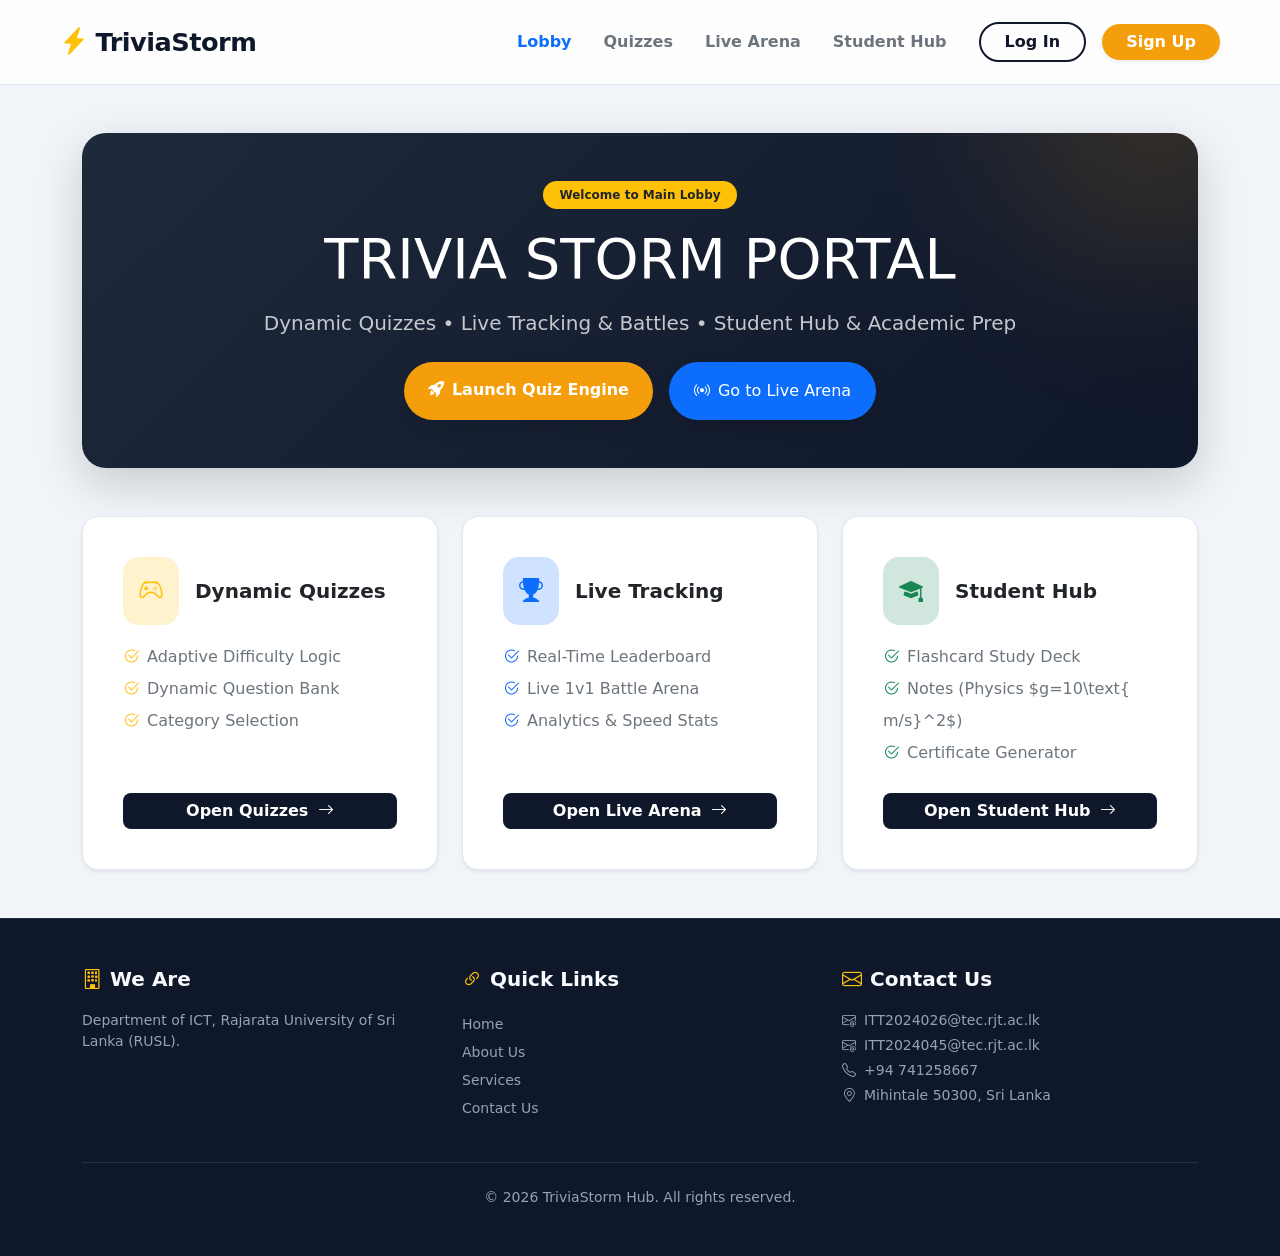
<file: index.html>
<!DOCTYPE html>
<html lang="en">
<head>
    <meta charset="UTF-8">
    <meta name="viewport" content="width=device-width, initial-scale=1.0">
    <title>TriviaStorm - Main Portal</title>
    
    
    <link href="https://cdn.jsdelivr.net/npm/bootstrap@5.3.3/dist/css/bootstrap.min.css" rel="stylesheet">

    <link rel="stylesheet" href="https://cdn.jsdelivr.net/npm/bootstrap-icons@1.11.3/font/bootstrap-icons.min.css">

    <style>
        :root {
            --primary-color: #0f172a;
            --accent-color: #f59e0b;
            --accent-hover: #d97706;
            --bg-color: #f1f5f9;
            --card-bg: #ffffff;
            --text-dark: #0f172a;
        }

        body {
            background-color: var(--bg-color);
            color: var(--text-dark);
            font-family: 'Segoe UI', system-ui, -apple-system, sans-serif;
            display: flex;
            flex-direction: column;
            min-height: 100vh;
        }


        .navbar-custom {
            background-color: rgba(255, 255, 255, 0.9);
            backdrop-filter: blur(10px);
            border-bottom: 1px solid #e2e8f0;
        }

        .brand-name {
            font-size: 1.6rem;
            font-weight: 800;
            color: var(--primary-color);
            letter-spacing: -0.5px;
        }


        .hero-banner {
            background: linear-gradient(135deg, #1e293b 0%, #0f172a 100%);
            border-radius: 24px;
            color: #ffffff;
            position: relative;
            overflow: hidden;
        }

        .hero-banner::before {
            content: '';
            position: absolute;
            top: -50%;
            right: -10%;
            width: 300px;
            height: 300px;
            background: rgba(245, 158, 11, 0.15);
            filter: blur(80px);
            border-radius: 50%;
        }


        .hub-card {
            background-color: var(--card-bg);
            border: 1px solid #e2e8f0;
            border-radius: 16px;
            transition: all 0.3s cubic-bezier(0.4, 0, 0.2, 1);
        }

        .hub-card:hover {
            transform: translateY(-8px);
            box-shadow: 0 20px 25px -5px rgba(0, 0, 0, 0.08), 0 8px 10px -6px rgba(0, 0, 0, 0.04) !important;
            border-color: #cbd5e1;
        }


        .btn-accent {
            background-color: var(--accent-color);
            color: #ffffff !important;
            font-weight: 600;
            border: none;
        }

        .btn-accent:hover {
            background-color: var(--accent-hover);
            transform: translateY(-1px);
        }

        .btn-navy {
            background-color: var(--primary-color);
            color: #ffffff !important;
            font-weight: 600;
            border: none;
        }

        .btn-navy:hover {
            background-color: #1e293b;
        }

        .btn-custom-outline {
            border: 2px solid var(--primary-color);
            color: var(--primary-color);
            font-weight: 600;
        }

        .btn-custom-outline:hover {
            background-color: var(--primary-color);
            color: #ffffff;
        }


        .site-footer {
            background-color: #0f172a;
            color: #94a3b8;
            margin-top: auto;
            border-top: 1px solid #1e293b;
        }

        .site-footer h5 {
            color: #f8fafc;
            font-weight: 700;
            margin-bottom: 1.2rem;
        }

        .site-footer a {
            color: #94a3b8;
            text-decoration: none;
            transition: color 0.2s ease;
        }

        .site-footer a:hover {
            color: var(--accent-color);
        }
    </style>
</head>
<body>

    <header class="sticky-top">
        <nav class="navbar navbar-expand-lg navbar-custom px-3 px-lg-5 py-3">
            <div class="container-fluid">
                <a class="navbar-brand brand-name d-flex align-items-center gap-2" href="index.html">
                    <span class="text-warning fs-3"><i class="bi bi-lightning-charge-fill"></i></span> TriviaStorm
                </a>
                
                <button class="navbar-toggler border-0 shadow-none" type="button" data-bs-toggle="collapse" data-bs-target="#navbarNav">
                    <span class="navbar-toggler-icon"></span>
                </button>

                <div class="collapse navbar-collapse" id="navbarNav">
                    <ul class="navbar-nav ms-auto align-items-lg-center gap-lg-3 gap-2 mt-3 mt-lg-0">
                        <li class="nav-item"><a class="nav-link fw-bold active text-primary" href="index.html">Lobby</a></li>
                        <li class="nav-item"><a class="nav-link fw-semibold text-secondary" href="quiz.html">Quizzes</a></li>
                        <li class="nav-item"><a class="nav-link fw-semibold text-secondary" href="live.html">Live Arena</a></li>
                        <li class="nav-item"><a class="nav-link fw-semibold text-secondary" href="student_hub.html">Student Hub</a></li>
                        <li class="nav-item ms-lg-2">
                            <a class="btn btn-custom-outline px-4 rounded-pill w-100" href="login.html">Log In</a>
                        </li>
                        <li class="nav-item">
                            <a class="btn btn-accent px-4 rounded-pill w-100 shadow-sm" href="signup.html">Sign Up</a>
                        </li>
                    </ul>
                </div>
            </div>
        </nav>
    </header>

    <main class="container my-4 my-lg-5">
        
        <div class="hero-banner p-4 p-md-5 mb-5 shadow-lg">
            <div class="row align-items-center justify-content-center text-center">
                <div class="col-lg-10">
                    <span class="badge bg-warning text-dark px-3 py-2 rounded-pill fw-bold mb-3">Welcome to Main Lobby</span>
                    <h1 class="display-4 fw-black text-white mb-3 tracking-tight">TRIVIA STORM PORTAL</h1>
                    <p class="lead text-slate-300 mb-4 opacity-75">Dynamic Quizzes • Live Tracking & Battles • Student Hub & Academic Prep</p>
                    
                    <div class="d-flex justify-content-center gap-3 flex-wrap">
                        <a href="quiz.html" class="btn btn-accent btn-lg px-4 py-3 rounded-pill fs-6 shadow">
                            <i class="bi bi-rocket-takeoff-fill me-2"></i>Launch Quiz Engine
                        </a>
                        <a href="live.html" class="btn btn-primary btn-lg px-4 py-3 rounded-pill fs-6 shadow">
                            <i class="bi bi-broadcast me-2"></i>Go to Live Arena
                        </a>
                    </div>
                </div>
            </div>
        </div>

        <div class="row g-4 text-start">
            
            <div class="col-12 col-md-6 col-lg-4">
                <div class="card hub-card h-100 p-4 shadow-sm">
                    <div class="card-body d-flex flex-column">
                        <div class="d-flex align-items-center gap-3 mb-3">
                            <div class="p-3 bg-warning-subtle text-warning rounded-4 fs-4">
                                <i class="bi bi-controller"></i>
                            </div>
                            <h3 class="h5 fw-bold mb-0">Dynamic Quizzes</h3>
                        </div>
                        
                        <ul class="list-unstyled text-secondary flex-grow-1 mb-4 lh-lg">
                            <li><i class="bi bi-check2-circle text-warning me-2"></i>Adaptive Difficulty Logic</li>
                            <li><i class="bi bi-check2-circle text-warning me-2"></i>Dynamic Question Bank</li>
                            <li><i class="bi bi-check2-circle text-warning me-2"></i>Category Selection</li>
                        </ul>
                        
                        <a href="quiz.html" class="btn btn-navy py-2.5 rounded-3 w-100">
                            Open Quizzes <i class="bi bi-arrow-right ms-1"></i>
                        </a>
                    </div>
                </div>
            </div>

            <div class="col-12 col-md-6 col-lg-4">
                <div class="card hub-card h-100 p-4 shadow-sm">
                    <div class="card-body d-flex flex-column">
                        <div class="d-flex align-items-center gap-3 mb-3">
                            <div class="p-3 bg-primary-subtle text-primary rounded-4 fs-4">
                                <i class="bi bi-trophy-fill"></i>
                            </div>
                            <h3 class="h5 fw-bold mb-0">Live Tracking</h3>
                        </div>
                        
                        <ul class="list-unstyled text-secondary flex-grow-1 mb-4 lh-lg">
                            <li><i class="bi bi-check2-circle text-primary me-2"></i>Real-Time Leaderboard</li>
                            <li><i class="bi bi-check2-circle text-primary me-2"></i>Live 1v1 Battle Arena</li>
                            <li><i class="bi bi-check2-circle text-primary me-2"></i>Analytics & Speed Stats</li>
                        </ul>
                        
                        <a href="live.html" class="btn btn-navy py-2.5 rounded-3 w-100">
                            Open Live Arena <i class="bi bi-arrow-right ms-1"></i>
                        </a>
                    </div>
                </div>
            </div>

            <div class="col-12 col-md-6 col-lg-4">
                <div class="card hub-card h-100 p-4 shadow-sm">
                    <div class="card-body d-flex flex-column">
                        <div class="d-flex align-items-center gap-3 mb-3">
                            <div class="p-3 bg-success-subtle text-success rounded-4 fs-4">
                                <i class="bi bi-mortarboard-fill"></i>
                            </div>
                            <h3 class="h5 fw-bold mb-0">Student Hub</h3>
                        </div>
                        
                        <ul class="list-unstyled text-secondary flex-grow-1 mb-4 lh-lg">
                            <li><i class="bi bi-check2-circle text-success me-2"></i>Flashcard Study Deck</li>
                            <li><i class="bi bi-check2-circle text-success me-2"></i>Notes (Physics $g=10\text{ m/s}^2$)</li>
                            <li><i class="bi bi-check2-circle text-success me-2"></i>Certificate Generator</li>
                        </ul>
                        
                        <a href="student_hub.html" class="btn btn-navy py-2.5 rounded-3 w-100">
                            Open Student Hub <i class="bi bi-arrow-right ms-1"></i>
                        </a>
                    </div>
                </div>
            </div>

        </div>
    </main>

    <footer class="site-footer py-5">
        <div class="container">
            <div class="row g-4">
                <!-- Section 1 -->
                <div class="col-12 col-md-4">
                    <h5><i class="bi bi-building me-2 text-warning"></i>We Are</h5>
                    <p class="small text-slate-400">Department of ICT, Rajarata University of Sri Lanka (RUSL).</p>
                </div>

                <div class="col-12 col-md-4">
                    <h5><i class="bi bi-link-45deg me-2 text-warning"></i>Quick Links</h5>
                    <ul class="list-unstyled small lh-lg">
                        <li><a href="#home">Home</a></li>
                        <li><a href="#" data-bs-toggle="modal" data-bs-target="#aboutModal">About Us</a></li>
                        <li><a href="#" data-bs-toggle="modal" data-bs-target="#servicesModal">Services</a></li>
                        <li><a href="contact.html">Contact Us</a></li>
                    </ul>
                </div>

                <div class="col-12 col-md-4">
                    <h5><i class="bi bi-envelope me-2 text-warning"></i>Contact Us</h5>
                    <p class="small mb-1"><i class="bi bi-envelope-at me-2"></i>ITT2024026@tec.rjt.ac.lk</p>
                    <p class="small mb-1"><i class="bi bi-envelope-at me-2"></i>ITT2024045@tec.rjt.ac.lk</p>
                    <p class="small mb-1"><i class="bi bi-telephone me-2"></i>+94 741258667</p>
                    <p class="small"><i class="bi bi-geo-alt me-2"></i>Mihintale 50300, Sri Lanka</p>
                </div>
            </div>

            <hr class="border-secondary my-4">

            <div class="text-center small">
                <p class="mb-0">&copy; 2026 TriviaStorm Hub. All rights reserved.</p>
            </div>
        </div>
    </footer>

    <div class="modal fade" id="aboutModal" tabindex="-1" aria-hidden="true">
        <div class="modal-dialog modal-dialog-centered">
            <div class="modal-content rounded-4 border-0 p-3 shadow-lg">
                <div class="modal-header border-0 pb-0">
                    <h5 class="modal-title fw-bold text-dark"><i class="bi bi-info-circle text-warning me-2"></i>About Us</h5>
                    <button type="button" class="btn-close" data-bs-dismiss="modal" aria-label="Close"></button>
                </div>
                <div class="modal-body text-secondary lh-lg">
                    Welcome to TriviaStorm Main Portal! Developed by the Department of ICT at Rajarata University of Sri Lanka (RUSL). Our platform provides dynamic quizzes, live arenas, adaptive learning modules, and specialized student study tools for academic excellence.
                </div>
            </div>
        </div>
    </div>

    <div class="modal fade" id="servicesModal" tabindex="-1" aria-hidden="true">
        <div class="modal-dialog modal-dialog-centered">
            <div class="modal-content rounded-4 border-0 p-3 shadow-lg">
                <div class="modal-header border-0 pb-0">
                    <h5 class="modal-title fw-bold text-dark"><i class="bi bi-gear-wide-connected text-warning me-2"></i>Our Services</h5>
                    <button type="button" class="btn-close" data-bs-dismiss="modal" aria-label="Close"></button>
                </div>
                <div class="modal-body text-secondary">
                    <ul class="ps-3 lh-lg mb-0">
                        <li><strong>Dynamic Quiz Engine:</strong> Adaptive difficulty and dynamic question selection.</li>
                        <li><strong>Live Battle Arena:</strong> Real-time 1v1 quiz battles and leaderboards.</li>
                        <li><strong>Student Hub:</strong> Interactive flashcards, physics study notes, and certificate generation.</li>
                    </ul>
                </div>
            </div>
        </div>
    </div>

    <script src="https://cdn.jsdelivr.net/npm/bootstrap@5.3.3/dist/js/bootstrap.bundle.min.js"></script>
</body>
</html>
</file>
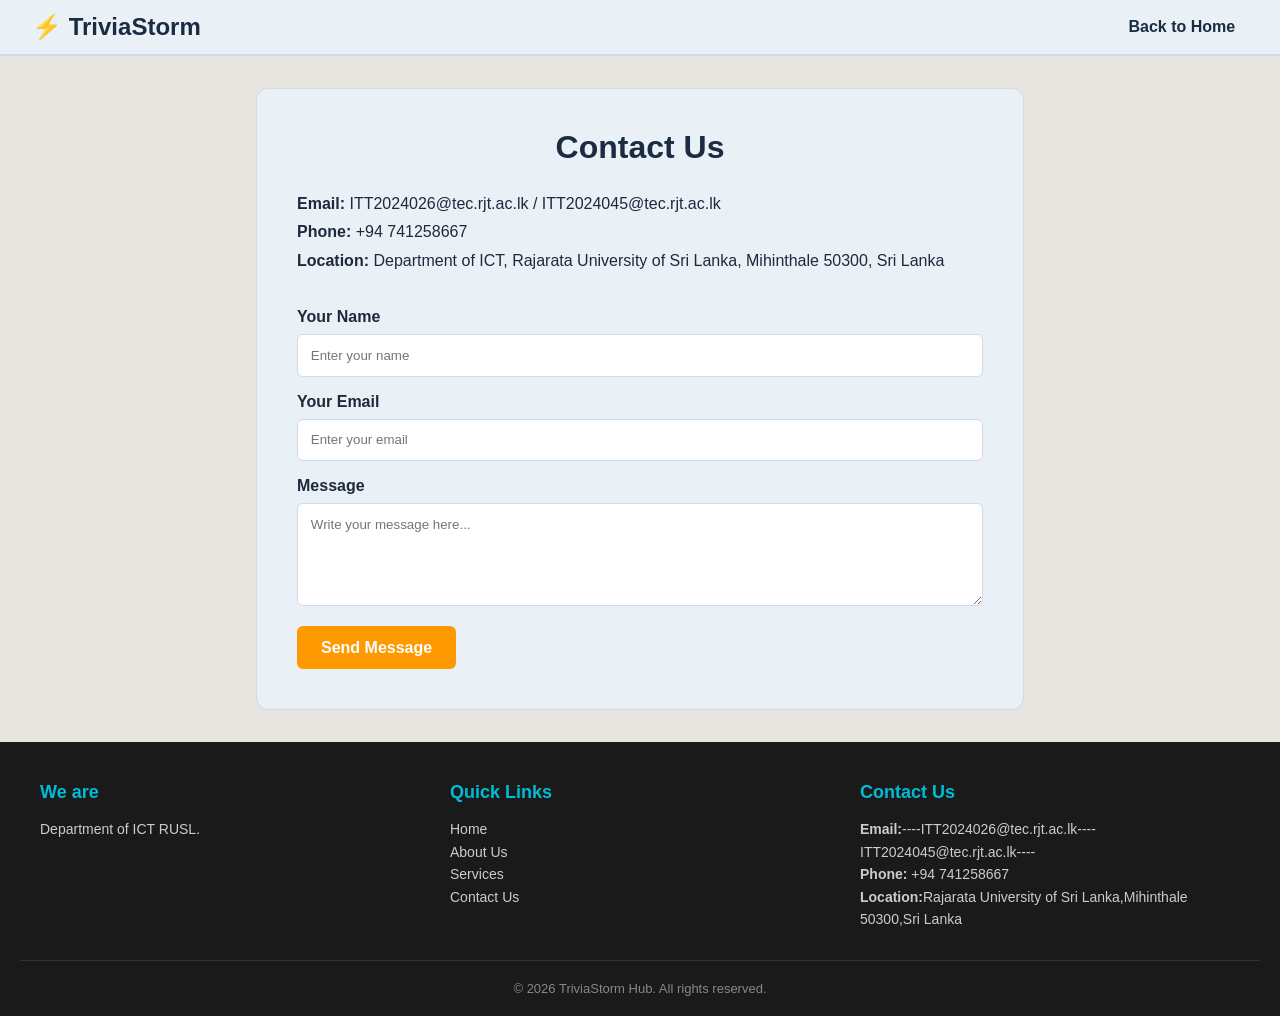
<file: contact.html>
<!DOCTYPE html>
<html lang="en">
<head>
    <meta charset="UTF-8">
    <meta name="viewport" content="width=device-width, initial-scale=1.0">
    <title>Contact Us - TriviaStorm</title>
    <style>
        :root {
            --primary-color: #1a2b42;
            --accent-color: #ff9900;
            --bg-color: #E7E5DF;
            --card-bg: #E9F1F7;
            --border-color: #d1d9e6;
            --text-color: #1e293b;
        }
        * { box-sizing: border-box; margin: 0; padding: 0; font-family: 'Segoe UI', sans-serif; }
        body { background-color: var(--bg-color); color: var(--text-color); display: flex; flex-direction: column; min-height: 100vh; }
        header { background-color: var(--card-bg); border-bottom: 2px solid var(--border-color); padding: 0.8rem 2rem; display: flex; justify-content: space-between; align-items: center; }
        .brand-name { font-size: 1.5rem; font-weight: 800; color: var(--primary-color); text-decoration: none; }
        nav a { text-decoration: none; color: var(--primary-color); font-weight: 600; padding: 0.5rem 0.8rem; }
        main { flex: 1; max-width: 800px; width: 100%; margin: 2rem auto; padding: 0 1rem; }
        .card { background: var(--card-bg); border-radius: 12px; padding: 2.5rem; border: 1px solid var(--border-color); }
        h1 { color: var(--primary-color); margin-bottom: 1.5rem; text-align: center; }
        .contact-info { margin-bottom: 2rem; line-height: 1.8; }
        .form-group { margin-bottom: 1rem; }
        .form-group label { display: block; font-weight: bold; margin-bottom: 0.5rem; }
        .form-group input, .form-group textarea { width: 100%; padding: 0.8rem; border-radius: 6px; border: 1px solid var(--border-color); }
        .btn-submit { background-color: var(--accent-color); color: white; border: none; padding: 0.8rem 1.5rem; border-radius: 6px; font-size: 1rem; font-weight: bold; cursor: pointer; }
        .btn-submit:hover { background-color: #e08800; }


        .modal {
            display: none;
            position: fixed;
            top: 0;
            left: 0;
            width: 100%;
            height: 100%;
            background-color: rgba(0, 0, 0, 0.6);
            justify-content: center;
            align-items: center;
            z-index: 1000;
        }
        .modal-content {
            background-color: #ffffff;
            padding: 2rem;
            border-radius: 12px;
            width: 90%;
            max-width: 500px;
            box-shadow: 0 10px 25px rgba(0, 0, 0, 0.2);
            position: relative;
            animation: fadeIn 0.3s ease-in-out;
            text-align: left;
        }
        .close-btn {
            position: absolute;
            top: 12px;
            right: 20px;
            font-size: 1.8rem;
            font-weight: bold;
            color: #64748b;
            cursor: pointer;
            transition: 0.2s;
        }
        .close-btn:hover {
            color: var(--accent-color);
        }
        @keyframes fadeIn {
            from { opacity: 0; transform: translateY(-20px); }
            to { opacity: 1; transform: translateY(0); }
        }
    </style>
</head>
<body>
    <header>
        <a href="index.html" class="brand-name">⚡ TriviaStorm</a>
        <nav>
            <a href="index.html">Back to Home</a>
        </nav>
    </header>

    <main>
        <div class="card">
            <h1>Contact Us</h1>
            <div class="contact-info">
                <p><strong>Email:</strong> ITT2024026@tec.rjt.ac.lk / ITT2024045@tec.rjt.ac.lk</p>
                <p><strong>Phone:</strong> +94 741258667</p>
                <p><strong>Location:</strong> Department of ICT, Rajarata University of Sri Lanka, Mihinthale 50300, Sri Lanka</p>
            </div>
            
            <form>
                <div class="form-group">
                    <label for="name">Your Name</label>
                    <input type="text" id="name" placeholder="Enter your name" required>
                </div>
                <div class="form-group">
                    <label for="email">Your Email</label>
                    <input type="email" id="email" placeholder="Enter your email" required>
                </div>
                <div class="form-group">
                    <label for="message">Message</label>
                    <textarea id="message" rows="5" placeholder="Write your message here..." required></textarea>
                </div>
                <button type="submit" class="btn-submit">Send Message</button>
            </form>
        </div>
    </main>

    <footer class="site-footer">
        <link rel="stylesheet" href="footer.css">
        <div class="footer-container">
          
          <!-- Company / Brand Info -->
          <div class="footer-section about">
            <h3>We are</h3>
            <p>Department of ICT RUSL.</p>
          </div>


          <div class="footer-section links">
            <h3>Quick Links</h3>
            <ul>
              <li><a href="index.html">Home</a></li>
              <li><a href="#" onclick="openModal('aboutModal')">About Us</a></li>
              <li><a href="#" onclick="openModal('servicesModal')">Services</a></li>
              <li><a href="contact.html">Contact Us</a></li>
            </ul>
          </div>


          <div class="footer-section contact">
            <h3>Contact Us</h3>
            <p><strong>Email:</strong>----ITT2024026@tec.rjt.ac.lk----ITT2024045@tec.rjt.ac.lk---- </p>
            <p><strong>Phone:</strong> +94 741258667</p>
            <p><strong>Location:</strong>Rajarata University of Sri Lanka,Mihinthale 50300,Sri Lanka</p>
          </div>

        </div>

        <div class="footer-bottom">
          <p>&copy; 2026 TriviaStorm Hub. All rights reserved.</p>
        </div>
    </footer>


    <div id="aboutModal" class="modal">
        <div class="modal-content">
            <span class="close-btn" onclick="closeModal('aboutModal')">&times;</span>
            <h2 style="color: var(--primary-color); margin-bottom: 1rem;">⚡ About Us</h2>
            <p style="line-height: 1.6; color: #475569;">
                Welcome to TriviaStorm Main Portal! Developed by the Department of ICT at Rajarata University of Sri Lanka (RUSL). 
                Our platform provides dynamic quizzes, live arenas, adaptive learning modules, and specialized student study tools for academic excellence.
            </p>
        </div>
    </div>


    <div id="servicesModal" class="modal">
        <div class="modal-content">
            <span class="close-btn" onclick="closeModal('servicesModal')">&times;</span>
            <h2 style="color: var(--primary-color); margin-bottom: 1rem;">🛠️ Our Services</h2>
            <ul style="padding-left: 1.2rem; line-height: 1.8; color: #475569;">
                <li><strong>Dynamic Quiz Engine:</strong> Adaptive difficulty and dynamic question selection.</li>
                <li><strong>Live Battle Arena:</strong> Real-time 1v1 quiz battles and leaderboards.</li>
                <li><strong>Student Hub:</strong> Interactive flashcards, physics study notes, and certificate generation.</li>
            </ul>
        </div>
    </div>
  
    <script>
        function openModal(id) {
            document.getElementById(id).style.display = "flex";
        }
        function closeModal(id) {
            document.getElementById(id).style.display = "none";
        }
        window.onclick = function(event) {
            if (event.target.classList.contains('modal')) {
                event.target.style.display = "none";
            }
        }
    </script>
</body>
</html>
</file>
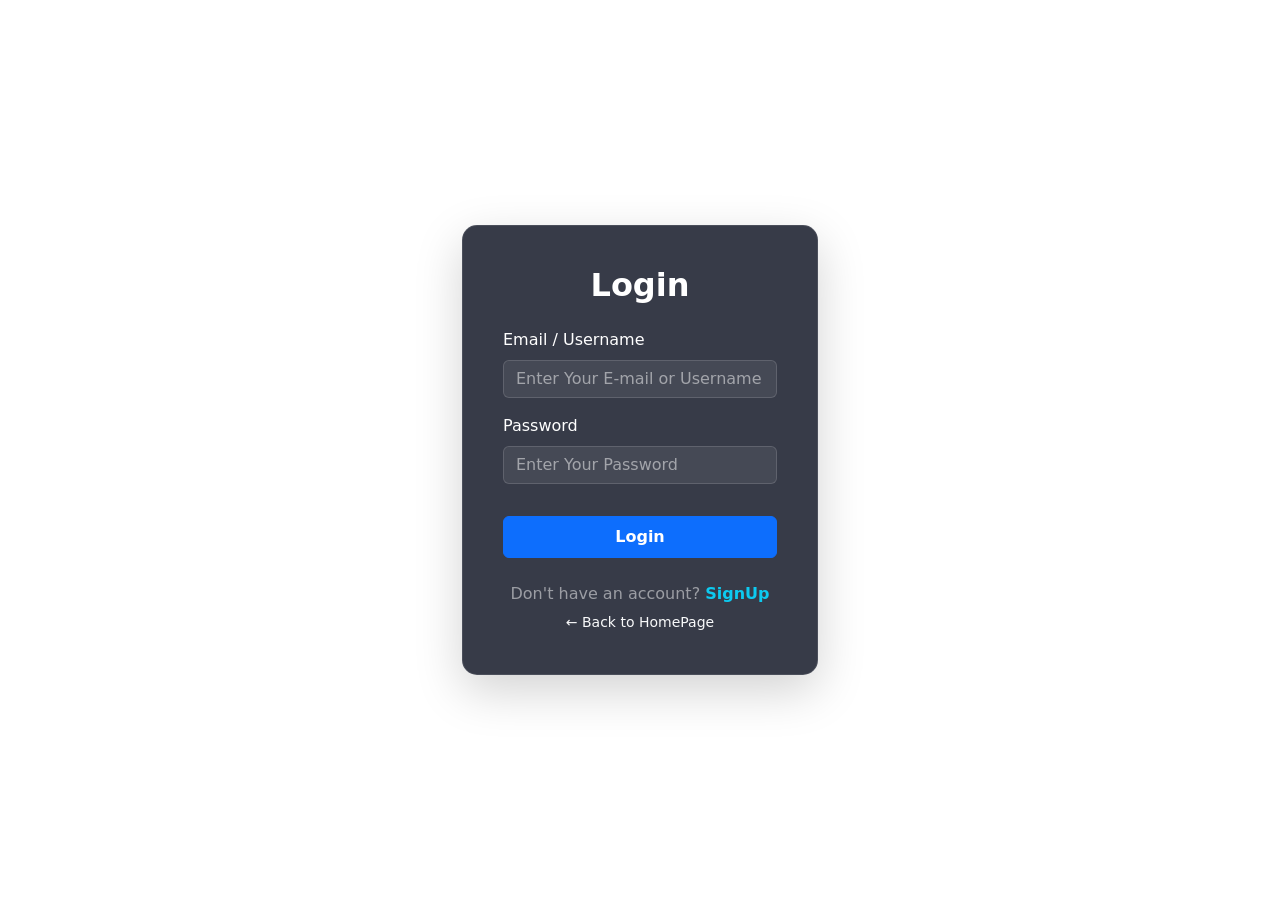
<file: dashboard.html>
<!DOCTYPE html>
<html lang="en">
<head>
    <meta charset="UTF-8">
    <meta name="viewport" content="width=device-width, initial-scale=1.0">
    <title>TriviaStorm - Dashboard</title>
    
    <link href="https://cdn.jsdelivr.net/npm/bootstrap@5.3.3/dist/css/bootstrap.min.css" rel="stylesheet">
    <link rel="stylesheet" href="https://cdn.jsdelivr.net/npm/bootstrap-icons@1.11.3/font/bootstrap-icons.min.css">

    <style>
        :root {
            --primary-color: #0f172a;
            --accent-color: #f59e0b;
            --accent-hover: #d97706;
            --bg-color: #f1f5f9;
            --card-bg: #ffffff;
            --text-dark: #0f172a;
        }

        body {
            background-color: var(--bg-color);
            color: var(--text-dark);
            font-family: 'Segoe UI', system-ui, -apple-system, sans-serif;
            display: flex;
            flex-direction: column;
            min-height: 100vh;
        }

        .navbar-custom {
            background-color: rgba(255, 255, 255, 0.9);
            backdrop-filter: blur(10px);
            border-bottom: 1px solid #e2e8f0;
        }

        .brand-name {
            font-size: 1.6rem;
            font-weight: 800;
            color: var(--primary-color);
            letter-spacing: -0.5px;
        }

        .hero-banner {
            background: linear-gradient(135deg, #1e293b 0%, #0f172a 100%);
            border-radius: 24px;
            color: #ffffff;
            position: relative;
            overflow: hidden;
        }

        .hero-banner::before {
            content: '';
            position: absolute;
            top: -50%;
            right: -10%;
            width: 300px;
            height: 300px;
            background: rgba(245, 158, 11, 0.15);
            filter: blur(80px);
            border-radius: 50%;
        }

        .hub-card {
            background-color: var(--card-bg);
            border: 1px solid #e2e8f0;
            border-radius: 16px;
            transition: all 0.3s cubic-bezier(0.4, 0, 0.2, 1);
        }

        .hub-card:hover {
            transform: translateY(-8px);
            box-shadow: 0 20px 25px -5px rgba(0, 0, 0, 0.08), 0 8px 10px -6px rgba(0, 0, 0, 0.04) !important;
            border-color: #cbd5e1;
        }

        .btn-accent {
            background-color: var(--accent-color);
            color: #ffffff !important;
            font-weight: 600;
            border: none;
        }

        .btn-accent:hover {
            background-color: var(--accent-hover);
            transform: translateY(-1px);
        }

        .btn-navy {
            background-color: var(--primary-color);
            color: #ffffff !important;
            font-weight: 600;
            border: none;
        }

        .btn-navy:hover {
            background-color: #1e293b;
        }

        .btn-danger-custom {
            background-color: #dc2626;
            color: #ffffff !important;
            font-weight: 600;
            border: none;
        }

        .btn-danger-custom:hover {
            background-color: #b91c1c;
        }

        .site-footer {
            background-color: #0f172a;
            color: #94a3b8;
            margin-top: auto;
            border-top: 1px solid #1e293b;
        }

        .site-footer h5 {
            color: #f8fafc;
            font-weight: 700;
            margin-bottom: 1.2rem;
        }

        .site-footer a {
            color: #94a3b8;
            text-decoration: none;
            transition: color 0.2s ease;
        }

        .site-footer a:hover {
            color: var(--accent-color);
        }
    </style>
</head>
<body>

    <header class="sticky-top">
        <nav class="navbar navbar-expand-lg navbar-custom px-3 px-lg-5 py-3">
            <div class="container-fluid">
                <a class="navbar-brand brand-name d-flex align-items-center gap-2" href="index.html">
                    <span class="text-warning fs-3"><i class="bi bi-lightning-charge-fill"></i></span> TriviaStorm
                </a>
                
                <button class="navbar-toggler border-0 shadow-none" type="button" data-bs-toggle="collapse" data-bs-target="#navbarNav">
                    <span class="navbar-toggler-icon"></span>
                </button>

                <div class="collapse navbar-collapse" id="navbarNav">
                    <ul class="navbar-nav ms-auto align-items-lg-center gap-lg-3 gap-2 mt-3 mt-lg-0">
                        <li class="nav-item"><a class="nav-link fw-semibold text-secondary" href="index.html">Lobby</a></li>
                        <li class="nav-item"><a class="nav-link fw-semibold text-secondary" href="quiz.html">Quizzes</a></li>
                        <li class="nav-item"><a class="nav-link fw-semibold text-secondary" href="live.html">Live Arena</a></li>
                        <li class="nav-item"><a class="nav-link fw-semibold text-secondary" href="student_hub.html">Student Hub</a></li>
                        <li class="nav-item"><a class="nav-link fw-bold active text-primary" href="dashboard.html">Dashboard</a></li>
                        <li class="nav-item ms-lg-2">
                            <button onclick="logout()" class="btn btn-danger-custom px-4 rounded-pill w-100">
                                <i class="bi bi-box-arrow-right me-1"></i> Log Out
                            </button>
                        </li>
                    </ul>
                </div>
            </div>
        </nav>
    </header>

    <main class="container my-4 my-lg-5">
        <div class="hero-banner p-4 p-md-5 mb-5 shadow-lg">
            <div class="row align-items-center justify-content-center text-center">
                <div class="col-lg-10">
                    <span class="badge bg-warning text-dark px-3 py-2 rounded-pill fw-bold mb-3">User Dashboard</span>
                    <h1 class="display-4 fw-black text-white mb-3 tracking-tight" id="welcomeUser">WELCOME BACK!</h1>
                    <p class="lead text-slate-300 mb-4 opacity-75" id="userEmail">Track your performance, attempt live quizzes, and excel in your learning journey.</p>
                    
                    <div class="d-flex justify-content-center gap-3 flex-wrap">
                        <a href="quiz.html" class="btn btn-accent btn-lg px-4 py-3 rounded-pill fs-6 shadow">
                            <i class="bi bi-play-circle-fill me-2"></i>Start New Quiz
                        </a>
                        <a href="live.html" class="btn btn-primary btn-lg px-4 py-3 rounded-pill fs-6 shadow">
                            <i class="bi bi-trophy-fill me-2"></i>View Leaderboard
                        </a>
                    </div>
                </div>
            </div>
        </div>

        <div class="row g-4 text-start">
            <div class="col-12 col-md-6 col-lg-4">
                <div class="card hub-card h-100 p-4 shadow-sm">
                    <div class="card-body d-flex flex-column">
                        <div class="d-flex align-items-center gap-3 mb-3">
                            <div class="p-3 bg-warning-subtle text-warning rounded-4 fs-4">
                                <i class="bi bi-controller"></i>
                            </div>
                            <h3 class="h5 fw-bold mb-0">Quiz Arena</h3>
                        </div>
                        <ul class="list-unstyled text-secondary flex-grow-1 mb-4 lh-lg">
                            <li><i class="bi bi-check2-circle text-warning me-2"></i>Attempt Dynamic Quizzes</li>
                            <li><i class="bi bi-check2-circle text-warning me-2"></i>Category-wise Practice</li>
                            <li><i class="bi bi-check2-circle text-warning me-2"></i>Instant Score & Feedback</li>
                        </ul>
                        <a href="quiz.html" class="btn btn-navy py-2.5 rounded-3 w-100">
                            Go to Quizzes <i class="bi bi-arrow-right ms-1"></i>
                        </a>
                    </div>
                </div>
            </div>

            <div class="col-12 col-md-6 col-lg-4">
                <div class="card hub-card h-100 p-4 shadow-sm">
                    <div class="card-body d-flex flex-column">
                        <div class="d-flex align-items-center gap-3 mb-3">
                            <div class="p-3 bg-primary-subtle text-primary rounded-4 fs-4">
                                <i class="bi bi-broadcast"></i>
                            </div>
                            <h3 class="h5 fw-bold mb-0">Live Battles</h3>
                        </div>
                        <ul class="list-unstyled text-secondary flex-grow-1 mb-4 lh-lg">
                            <li><i class="bi bi-check2-circle text-primary me-2"></i>Real-time Competition</li>
                            <li><i class="bi bi-check2-circle text-primary me-2"></i>Global Ranking Track</li>
                            <li><i class="bi bi-check2-circle text-primary me-2"></i>Live Analytics</li>
                        </ul>
                        <a href="live.html" class="btn btn-navy py-2.5 rounded-3 w-100">
                            Enter Live Arena <i class="bi bi-arrow-right ms-1"></i>
                        </a>
                    </div>
                </div>
            </div>

            <div class="col-12 col-md-6 col-lg-4">
                <div class="card hub-card h-100 p-4 shadow-sm">
                    <div class="card-body d-flex flex-column">
                        <div class="d-flex align-items-center gap-3 mb-3">
                            <div class="p-3 bg-success-subtle text-success rounded-4 fs-4">
                                <i class="bi bi-mortarboard-fill"></i>
                            </div>
                            <h3 class="h5 fw-bold mb-0">Academic Hub</h3>
                        </div>
                        <ul class="list-unstyled text-secondary flex-grow-1 mb-4 lh-lg">
                            <li><i class="bi bi-check2-circle text-success me-2"></i>Study Flashcards</li>
                            <li><i class="bi bi-check2-circle text-success me-2"></i>Physics & ICT Notes</li>
                            <li><i class="bi bi-check2-circle text-success me-2"></i>View Achievements</li>
                        </ul>
                        <a href="student_hub.html" class="btn btn-navy py-2.5 rounded-3 w-100">
                            Open Student Hub <i class="bi bi-arrow-right ms-1"></i>
                        </a>
                    </div>
                </div>
            </div>
        </div>
    </main>

    <footer class="site-footer py-5">
        <div class="container">
            <div class="text-center small">
                <p class="mb-0">&copy; 2026 TriviaStorm Hub. All rights reserved.</p>
            </div>
        </div>
    </footer>

    <script src="https://cdn.jsdelivr.net/npm/bootstrap@5.3.3/dist/js/bootstrap.bundle.min.js"></script>

    <script>
        const user = JSON.parse(localStorage.getItem('user'));
        
        if (!user) {
            window.location.href = 'login.html';
        } else {
            document.getElementById('welcomeUser').textContent = "WELCOME, " + (user.fullname ? user.fullname.toUpperCase() : 'USER') + "!";
            if (user.email) {
                document.getElementById('userEmail').textContent = "Logged in as: " + user.email;
            }
        }

        function logout() {
            localStorage.removeItem('user');
            window.location.href = 'login.html';
        }
    </script>
</body>
</html>
</file>
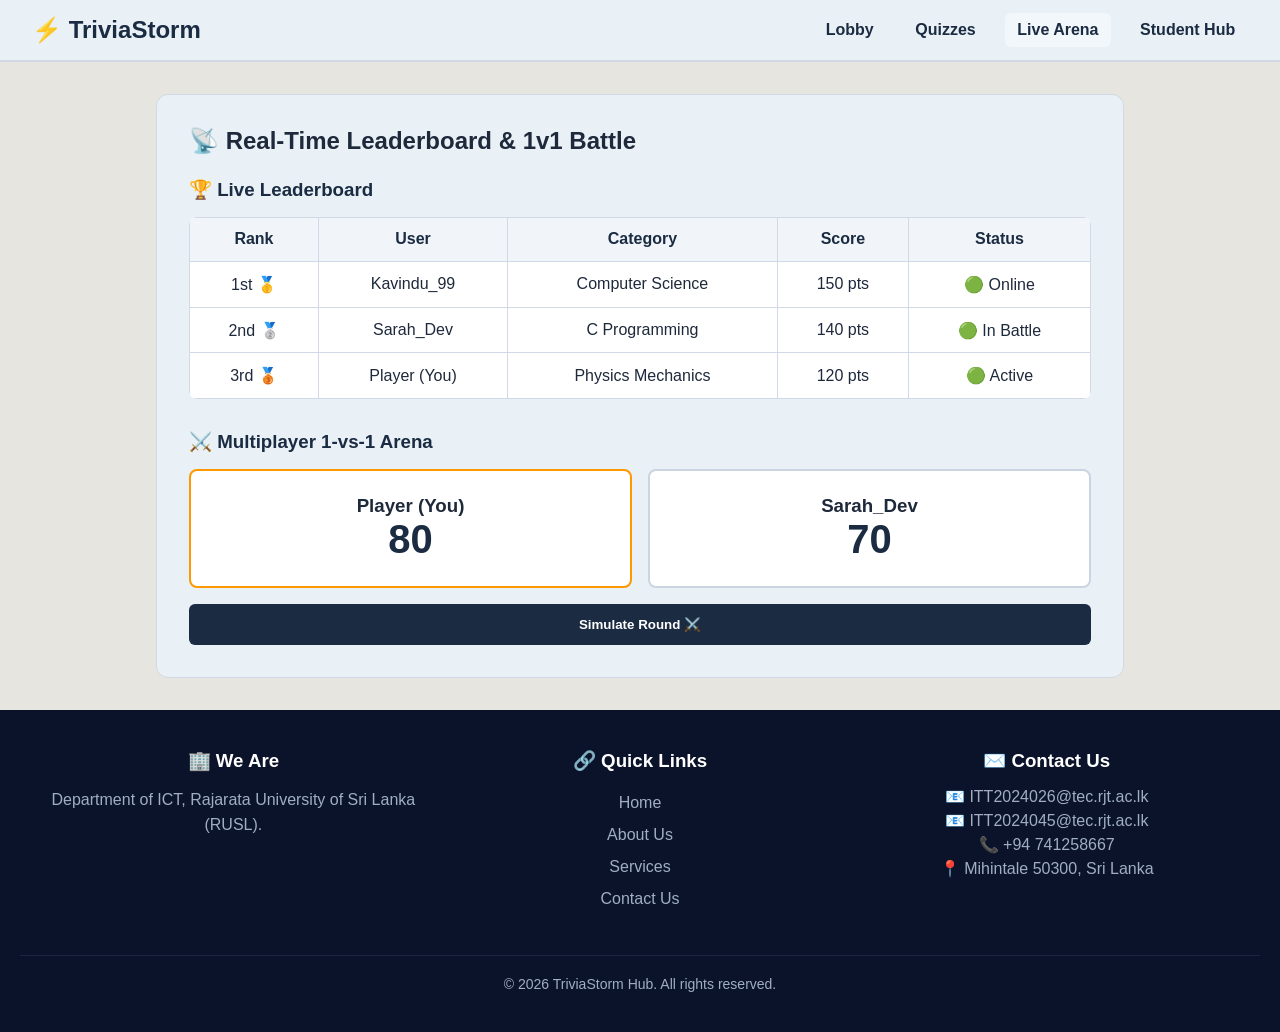
<file: live.html>
<!DOCTYPE html>
<html lang="en">
<head>
    <meta charset="UTF-8">
    <meta name="viewport" content="width=device-width, initial-scale=1.0">
    <title>TriviaStorm - Live Arena</title>
    <style>
        :root {
            --primary-color: #1a2b42;
            --accent-color: #ff9900;
            --bg-color: #E7E5DF;
            --card-bg: #E9F1F7;
            --border-color: #d1d9e6;
            --text-color: #1e293b;
            --footer-bg: #e2e8f0;
        }
        * { box-sizing: border-box; margin: 0; padding: 0; font-family: 'Segoe UI', sans-serif; }
        body { background-color: var(--bg-color); color: var(--text-color); display: flex; flex-direction: column; min-height: 100vh; }
        header { background-color: var(--card-bg); border-bottom: 2px solid var(--border-color); padding: 0.8rem 2rem; display: flex; justify-content: space-between; align-items: center; }
        .brand-name { font-size: 1.5rem; font-weight: 800; color: var(--primary-color); text-decoration: none; }
        nav { display: flex; gap: 1rem; align-items: center; }
        nav a { text-decoration: none; color: var(--primary-color); font-weight: 600; padding: 0.5rem 0.8rem; border-radius: 6px; }
        nav a:hover, nav a.active { background-color: rgba(255,255,255,0.4); }
        main { flex: 1; max-width: 1000px; width: 100%; margin: 2rem auto; padding: 0 1rem; }
        .card { background: var(--card-bg); border-radius: 12px; padding: 2rem; border: 1px solid var(--border-color); }
        table { width: 100%; border-collapse: collapse; margin-top: 1rem; background: white; border-radius: 8px; overflow: hidden; }
        th, td { border: 1px solid var(--border-color); padding: 0.8rem; text-align: center; }
        th { background: #f1f5f9; color: var(--primary-color); }
        .arena-box { display: grid; grid-template-columns: 1fr 1fr; gap: 1rem; margin-top: 1rem; text-align: center; }
        .player-card { background: white; padding: 1.5rem; border-radius: 8px; border: 2px solid #cbd5e1; }
        .score { font-size: 2.5rem; font-weight: bold; color: var(--primary-color); }
        footer { background-color: var(--footer-bg); padding: 1.5rem; text-align: center; margin-top: auto; }
    </style>
</head>
<body>
    <header>
        <a href="index.html" class="brand-name">⚡ TriviaStorm</a>
        <nav>
            <a href="index.html">Lobby</a>
            <a href="quiz.html">Quizzes</a>
            <a href="live.html" class="active">Live Arena</a>
            <a href="student_hub.html">Student Hub</a>
        </nav>
    </header>

    <main>
        <div class="card">
            <h2>📡 Real-Time Leaderboard & 1v1 Battle</h2>
            
            <h3 style="margin-top: 1.5rem; color: var(--primary-color);">🏆 Live Leaderboard</h3>
            <table>
                <thead>
                    <tr>
                        <th>Rank</th>
                        <th>User</th>
                        <th>Category</th>
                        <th>Score</th>
                        <th>Status</th>
                    </tr>
                </thead>
                <tbody>
                    <tr><td>1st 🥇</td><td>Kavindu_99</td><td>Computer Science</td><td>150 pts</td><td>🟢 Online</td></tr>
                    <tr><td>2nd 🥈</td><td>Sarah_Dev</td><td>C Programming</td><td>140 pts</td><td>🟢 In Battle</td></tr>
                    <tr><td>3rd 🥉</td><td id="leaderboardUser">User (You)</td><td>Physics Mechanics</td><td>120 pts</td><td>🟢 Active</td></tr>
                </tbody>
            </table>

            <h3 style="margin-top: 2rem; color: var(--primary-color);">⚔️ Multiplayer 1-vs-1 Arena</h3>
            <div class="arena-box">
                <div class="player-card" style="border-color: var(--accent-color);">
                    <h3 id="arenaUser">User (You)</h3>
                    <div class="score" id="p1">80</div>
                </div>
                <div class="player-card">
                    <h3>Sarah_Dev</h3>
                    <div class="score" id="p2">70</div>
                </div>
            </div>
            <button onclick="sim()" style="margin-top: 1rem; width: 100%; padding: 0.8rem; background: var(--primary-color); color: white; border: none; border-radius: 6px; font-weight: bold; cursor: pointer;">Simulate Round ⚔️</button>
        </div>
    </main>

    <footer style="background-color: #0b132b; color: #ffffff; padding: 40px 20px; font-family: sans-serif;">
        <div style="max-width: 1200px; margin: 0 auto; display: flex; justify-content: space-between; flex-wrap: wrap; gap: 20px;">
            
            <div style="flex: 1; min-width: 250px;">
                <h3 style="color: #ffffff; margin-bottom: 15px;">🏢 We Are</h3>
                <p style="color: #a0aec0; line-height: 1.6;">
                    Department of ICT, Rajarata University of Sri Lanka (RUSL).
                </p>
            </div>

            <div style="flex: 1; min-width: 200px;">
                <h3 style="color: #ffffff; margin-bottom: 15px;">🔗 Quick Links</h3>
                <ul style="list-style: none; padding: 0; line-height: 2;">
                    <li><a href="index.html" style="color: #a0aec0; text-decoration: none;">Home</a></li>
                    <li><a href="#" style="color: #a0aec0; text-decoration: none;">About Us</a></li>
                    <li><a href="#" style="color: #a0aec0; text-decoration: none;">Services</a></li>
                    <li><a href="#" style="color: #a0aec0; text-decoration: none;">Contact Us</a></li>
                </ul>
            </div>

            <div style="flex: 1; min-width: 280px;">
                <h3 style="color: #ffffff; margin-bottom: 15px;">✉️ Contact Us</h3>
                <p style="color: #a0aec0; margin: 5px 0;">📧 ITT2024026@tec.rjt.ac.lk</p>
                <p style="color: #a0aec0; margin: 5px 0;">📧 ITT2024045@tec.rjt.ac.lk</p>
                <p style="color: #a0aec0; margin: 5px 0;">📞 +94 741258667</p>
                <p style="color: #a0aec0; margin: 5px 0;">📍 Mihintale 50300, Sri Lanka</p>
            </div>

        </div>

        <div style="text-align: center; margin-top: 40px; border-top: 1px solid #1c2541; padding-top: 20px; color: #a0aec0; font-size: 14px;">
            © 2026 TriviaStorm Hub. All rights reserved.
        </div>
    </footer>

    <script>
        // Set dynamic user name from localStorage
        document.addEventListener('DOMContentLoaded', () => {
            const savedUsername = localStorage.getItem('username') || 'Player';
            
            const lbUserElem = document.getElementById('leaderboardUser');
            const arenaUserElem = document.getElementById('arenaUser');

            if(lbUserElem) lbUserElem.textContent = `${savedUsername} (You)`;
            if(arenaUserElem) arenaUserElem.textContent = `${savedUsername} (You)`;
        });

        function sim() {
            document.getElementById('p1').textContent = parseInt(document.getElementById('p1').textContent) + 10;
            document.getElementById('p2').textContent = parseInt(document.getElementById('p2').textContent) + (Math.random() > 0.4 ? 10 : 0);
        }
    </script>
</body>
</html>
</file>
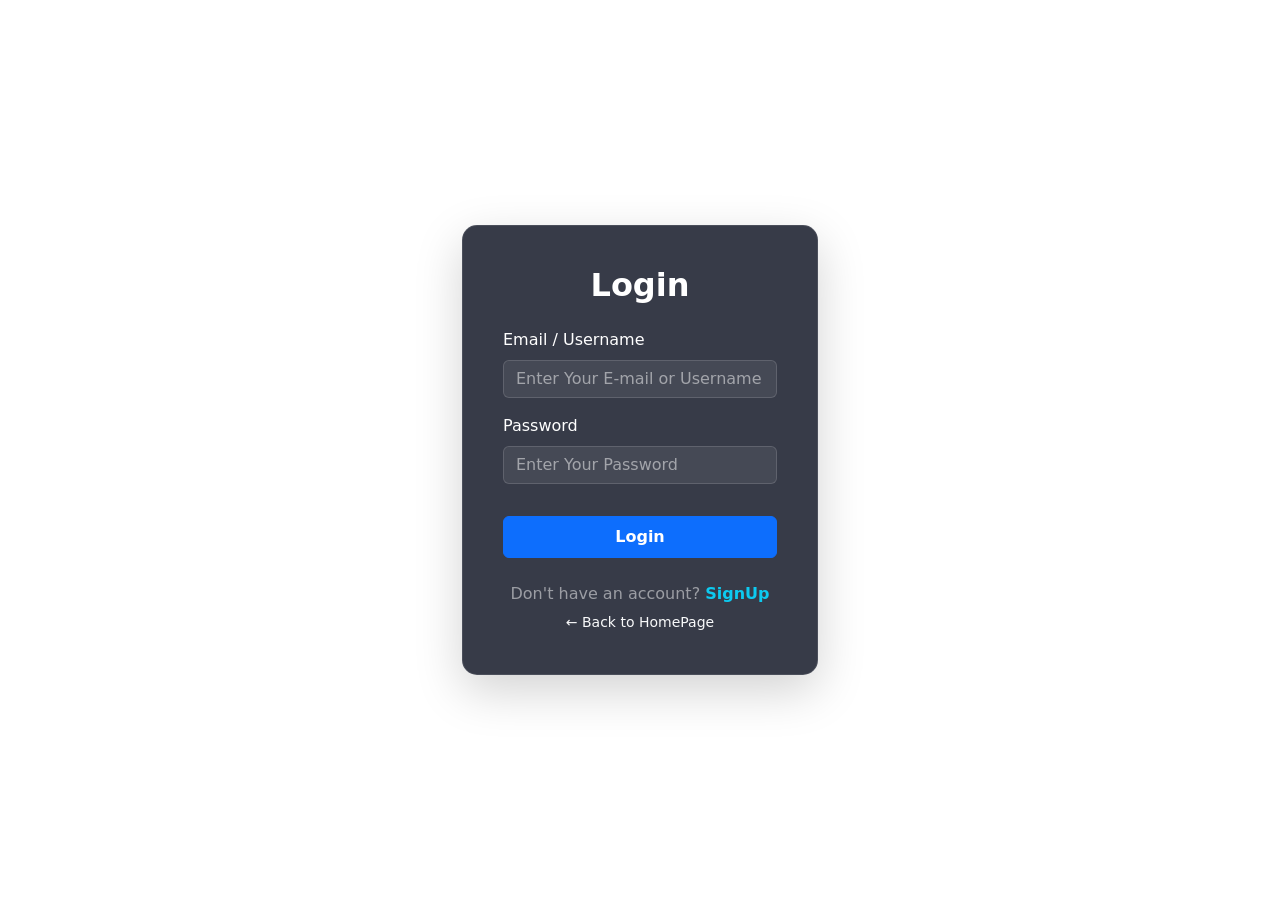
<file: login.html>
<!DOCTYPE html>
<html lang="si">
<head>
  <meta charset="UTF-8">
  <meta name="viewport" content="width=device-width, initial-scale=1.0">
  <title>Login - Log In</title>
  
  <link href="https://cdn.jsdelivr.net/npm/bootstrap@5.3.3/dist/css/bootstrap.min.css" rel="stylesheet">
  
  <style>
    .glass-card {
      background: rgba(20, 25, 40, 0.85);
      backdrop-filter: blur(10px);
      border: 1px solid rgba(255, 255, 255, 0.1);
      border-radius: 15px;
    }

    .form-control {
      background-color: rgba(255, 255, 255, 0.07);
      border: 1px solid rgba(255, 255, 255, 0.2);
      color: #fff;
    }

    .form-control:focus {
      background-color: rgba(255, 255, 255, 0.12);
      border-color: #0d6efd;
      color: #fff;
      box-shadow: 0 0 10px rgba(13, 110, 253, 0.5);
    }

    .form-control::placeholder {
      color: rgba(255, 255, 255, 0.5);
    }
  </style>
</head>
<body class="d-flex align-items-center min-vh-100">

  <div class="container">
    <div class="row justify-content-center">
      <div class="col-12 col-md-6 col-lg-4">
        
        <div class="card glass-card text-white shadow-lg p-4">
          <div class="card-body">
            <h2 class="card-title text-center mb-4 fw-bold">Login</h2>
            
            <form id="loginForm" action="#" method="POST">
              <div class="mb-3">
                <label for="email" class="form-label">Email / Username</label>
                <input type="text" class="form-control" id="email" required placeholder="Enter Your E-mail or Username">
              </div>

              <div class="mb-3">
                <label for="password" class="form-label">Password</label>
                <input type="password" class="form-control" id="password" required placeholder="Enter Your Password">
              </div>

              <button type="submit" class="btn btn-primary w-100 mt-3 py-2 fw-semibold">Login</button>
            </form>

            <div class="switch-link text-center mt-4">
              <p class="mb-1 text-white-50">Don't have an account? <a href="signup.html" class="text-info text-decoration-none fw-semibold">SignUp</a></p>
              <p class="mb-0"><a href="index.html" class="text-light text-decoration-none small">← Back to HomePage</a></p>
            </div>
          </div>
        </div>

      </div>
    </div>
  </div>

  <script src="https://cdn.jsdelivr.net/npm/bootstrap@5.3.3/dist/js/bootstrap.bundle.min.js"></script>

  <script>
    document.getElementById('loginForm').addEventListener('submit', async function(e) {
      e.preventDefault();

      const emailInput = document.getElementById('email').value;
      const password = document.getElementById('password').value;

      const formData = new FormData();
      formData.append('email', emailInput);
      formData.append('password', password);

      try {
        const response = await fetch('login.php', {
          method: 'POST',
          body: formData
        });

        const data = await response.json();

        if (data.status === 'success') {
          alert('Login Successful!');
          
          // User name එක backend එකෙන් එන නම හෝ emailInput එකෙන් ලබා ගැනීම
          const displayName = data.user && data.user.fullname 
            ? data.user.fullname 
            : (data.user && data.user.username ? data.user.username : emailInput.split('@')[0]);

          localStorage.setItem('username', displayName);
          localStorage.setItem('user', JSON.stringify(data.user || { name: displayName }));

          window.location.href = 'live.html';
        } else {
          alert(data.message || 'Invalid Credentials');
        }
      } catch (error) {
        console.error('Error:', error);
        // Backend එකක් නොමැතිව direct test කිරීමට සකස් කළ fallback එක
        const fallbackName = emailInput.split('@')[0] || 'User';
        localStorage.setItem('username', fallbackName);
        alert('Logged in as ' + fallbackName);
        window.location.href = 'live.html';
      }
    });
  </script>
</body>
</html>
</file>
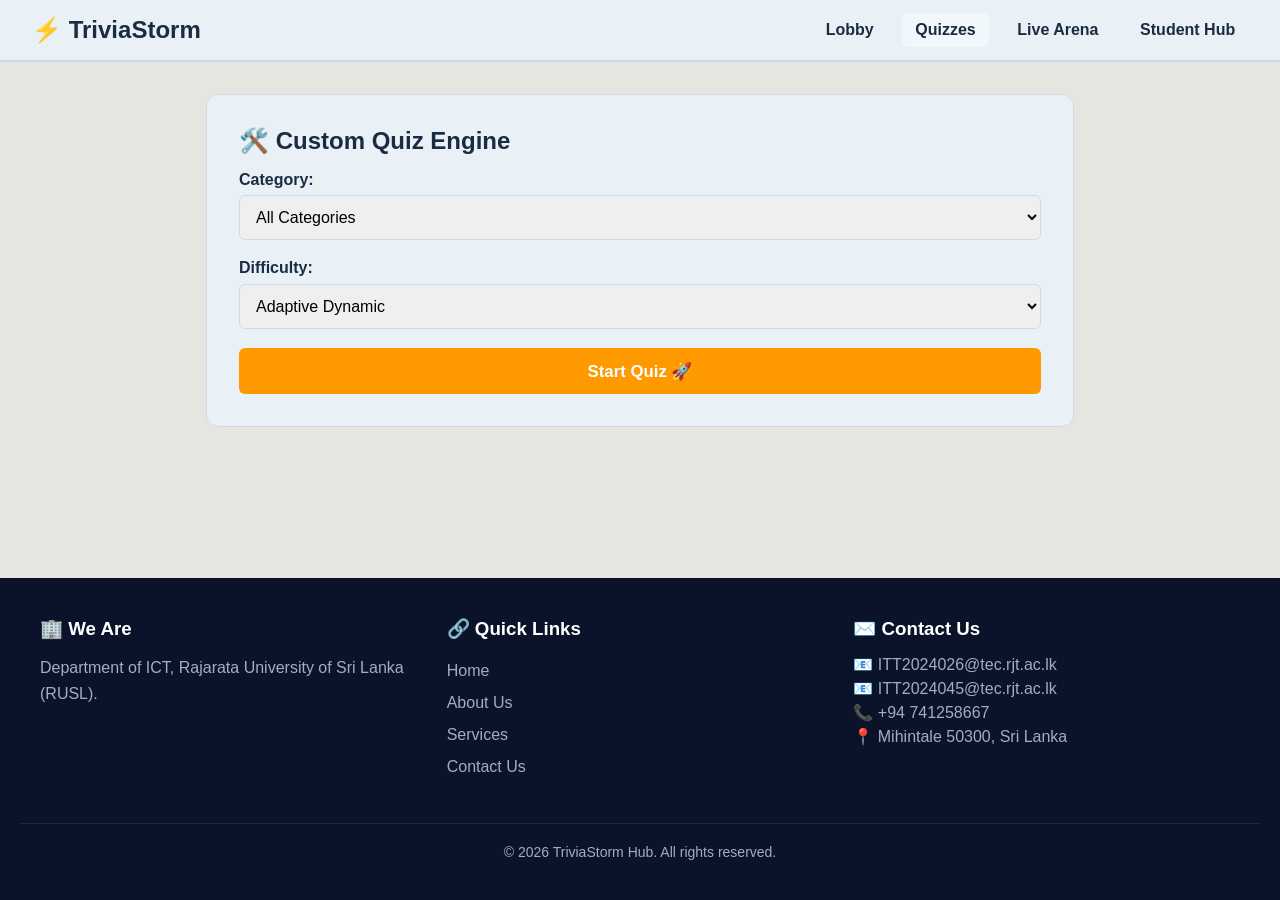
<file: quiz.html>
<!DOCTYPE html>
<html lang="en">
<head>
    <meta charset="UTF-8">
    <meta name="viewport" content="width=device-width, initial-scale=1.0">
    <title>TriviaStorm - Quizzes</title>
    <link rel="stylesheet" href="footer.css">
    <style>
        :root {
            --primary-color: #1a2b42;
            --accent-color: #ff9900;
            --bg-color: #E7E5DF;
            --card-bg: #E9F1F7;
            --border-color: #d1d9e6;
            --text-color: #1e293b;
            --footer-bg: #e2e8f0;
            --timer-color: #ef4444;
        }
        * { box-sizing: border-box; margin: 0; padding: 0; font-family: 'Segoe UI', sans-serif; }
        body { background-color: var(--bg-color); color: var(--text-color); display: flex; flex-direction: column; min-height: 100vh; }
        header { background-color: var(--card-bg); border-bottom: 2px solid var(--border-color); padding: 0.8rem 2rem; display: flex; justify-content: space-between; align-items: center; }
        .brand-name { font-size: 1.5rem; font-weight: 800; color: var(--primary-color); text-decoration: none; }
        nav { display: flex; gap: 1rem; align-items: center; }
        nav a { text-decoration: none; color: var(--primary-color); font-weight: 600; padding: 0.5rem 0.8rem; border-radius: 6px; }
        nav a:hover, nav a.active { background-color: rgba(255,255,255,0.4); }
        main { flex: 1; max-width: 900px; width: 100%; margin: 2rem auto; padding: 0 1rem; }
        .card { background: var(--card-bg); border-radius: 12px; padding: 2rem; border: 1px solid var(--border-color); }
        .form-group { margin-bottom: 1.2rem; }
        .form-group label { display: block; margin-bottom: 0.4rem; font-weight: bold; color: var(--primary-color); }
        .form-group select { width: 100%; padding: 0.75rem; border-radius: 6px; border: 1px solid var(--border-color); font-size: 1rem; }
        .btn-primary { background: var(--accent-color); color: white; border: none; padding: 0.8rem 1.5rem; font-weight: bold; border-radius: 6px; cursor: pointer; width: 100%; font-size: 1.05rem; }
        .quiz-box { display: none; background: white; border-radius: 8px; padding: 1.5rem; margin-top: 1rem; }
        .options-list { list-style: none; margin: 1rem 0; }
        .option-item { padding: 0.8rem; border: 1px solid #cbd5e1; margin-bottom: 0.5rem; border-radius: 6px; cursor: pointer; }
        .option-item:hover { background: #f1f5f9; }
        .option-item.selected { background: #e0f2fe; border-color: #0284c7; }
    </style>
</head>
<body>
    <header>
        <a href="index.html" class="brand-name">⚡ TriviaStorm</a>
        <nav>
            <a href="index.html">Lobby</a>
            <a href="quiz.html" class="active">Quizzes</a>
            <a href="live.html">Live Arena</a>
            <a href="student_hub.html">Student Hub</a>
        </nav>
    </header>

    <main>
        <div class="card">
            <h2 style="color: var(--primary-color); margin-bottom: 1rem;">🛠️ Custom Quiz Engine</h2>
            <div id="setup-section">
                <div class="form-group">
                    <label>Category:</label>
                    <select id="quizCategory">
                        <option value="All">All Categories</option>
                        <option value="C Programming">C Programming & Web Tech</option>
                        <option value="Physics">Physics Mechanics (g = 10 m/s²)</option>
                        <option value="Math">Mathematics & Algebra</option>
                    </select>
                </div>
                <div class="form-group">
                    <label>Difficulty:</label>
                    <select id="quizDifficulty">
                        <option>Adaptive Dynamic</option>
                        <option>Easy</option>
                        <option>Medium</option>
                        <option>Hard</option>
                    </select>
                </div>
                <button class="btn-primary" onclick="startQuiz()">Start Quiz 🚀</button>
            </div>

            <div id="quiz-section" class="quiz-box">
                <div style="display:flex; justify-content:space-between; font-weight:bold; margin-bottom:1rem;">
                    <span>Score: <span id="scoreDisplay">0</span> | Q: <span id="questionCount">1/15</span></span>
                    <span style="color:var(--timer-color);">⏱️ <span id="timerDisplay">02:00</span></span>
                </div>
                <h3 id="qTitle">Question text goes here...</h3>
                <div class="options-list" id="optsList"></div>
                <button class="btn-primary" onclick="submitAnswer()">Submit & Next &rarr;</button>
            </div>
        </div>
    </main>

    <footer style="background-color: #0b132b; color: #ffffff; padding: 40px 20px; font-family: sans-serif; margin-top: auto;">
        <div style="max-width: 1200px; margin: 0 auto; display: flex; justify-content: space-between; flex-wrap: wrap; gap: 20px;">
            
            <div style="flex: 1; min-width: 250px;">
                <h3 style="color: #ffffff; margin-bottom: 15px;">🏢 We Are</h3>
                <p style="color: #a0aec0; line-height: 1.6;">
                    Department of ICT, Rajarata University of Sri Lanka (RUSL).
                </p>
            </div>

            <div style="flex: 1; min-width: 200px;">
                <h3 style="color: #ffffff; margin-bottom: 15px;">🔗 Quick Links</h3>
                <ul style="list-style: none; padding: 0; line-height: 2;">
                    <li><a href="index.html" style="color: #a0aec0; text-decoration: none;">Home</a></li>
                    <li><a href="#" style="color: #a0aec0; text-decoration: none;">About Us</a></li>
                    <li><a href="#" style="color: #a0aec0; text-decoration: none;">Services</a></li>
                    <li><a href="#" style="color: #a0aec0; text-decoration: none;">Contact Us</a></li>
                </ul>
            </div>

            <div style="flex: 1; min-width: 280px;">
                <h3 style="color: #ffffff; margin-bottom: 15px;">✉️ Contact Us</h3>
                <p style="color: #a0aec0; margin: 5px 0;">📧 ITT2024026@tec.rjt.ac.lk</p>
                <p style="color: #a0aec0; margin: 5px 0;">📧 ITT2024045@tec.rjt.ac.lk</p>
                <p style="color: #a0aec0; margin: 5px 0;">📞 +94 741258667</p>
                <p style="color: #a0aec0; margin: 5px 0;">📍 Mihintale 50300, Sri Lanka</p>
            </div>

        </div>

        <div style="text-align: center; margin-top: 40px; border-top: 1px solid #1c2541; padding-top: 20px; color: #a0aec0; font-size: 14px;">
            © 2026 TriviaStorm Hub. All rights reserved.
        </div>
    </footer>

    <script>
        // Question Pool
        const allQuestions = [
            { q: "In C programming, which library function allocates dynamic memory?", opts: ["malloc()", "alloc()", "memget()"], ans: 0 },
            { q: "A ball is dropped from rest. With g = 10 m/s², what is its speed after 3s?", opts: ["15 m/s", "30 m/s", "20 m/s"], ans: 1 },
            { q: "What is the result of evaluating f(a) according to the Remainder Theorem?", opts: ["Derivative", "Remainder of f(x)/(x-a)", "Integral"], ans: 1 },
            { q: "Which operator is used to access the value at an address stored in a C pointer?", opts: ["&", "*", "->"], ans: 1 },
            { q: "What is the centripetal acceleration formula for uniform circular motion?", opts: ["v² / r", "v * r", "v / r²"], ans: 0 },
            { q: "In C, what is the output format specifier for a float value?", opts: ["%d", "%c", "%f"], ans: 2 },
            { q: "What is the degree of a quadratic equation?", opts: ["1", "2", "3"], ans: 1 },
            { q: "If dynamic memory allocated using malloc() is not freed, what occurs?", opts: ["Stack overflow", "Memory leak", "Syntax error"], ans: 1 },
            { q: "According to the Law of Conservation of Energy, energy can be:", opts: ["Created only", "Transformed from one form to another", "Destroyed completely"], ans: 1 },
            { q: "Which C keyword is used to declare a variable whose value cannot be changed?", opts: ["static", "const", "volatile"], ans: 1 },
            { q: "What is the derivative of x² with respect to x?", opts: ["x", "2x", "x²"], ans: 1 },
            { q: "What does the SQL command TRUNCATE do to a table?", opts: ["Removes structure", "Removes all rows quickly", "Deletes database"], ans: 1 },
            { q: "Which protocol is primarily used for secure web communication?", opts: ["HTTP", "FTP", "HTTPS"], ans: 2 },
            { q: "In C, what index does an array start with?", opts: ["0", "1", "-1"], ans: 0 },
            { q: "What is the value of 5! (5 factorial)?", opts: ["60", "120", "100"], ans: 1 },
            { q: "Which law states that every action has an equal and opposite reaction?", opts: ["Newton's 1st Law", "Newton's 2nd Law", "Newton's 3rd Law"], ans: 2 },
            { q: "What is the result of 2^4?", opts: ["8", "16", "32"], ans: 1 },
            { q: "Which symbol is used for comments in C (single line)?", opts: ["//", "/*", "#"], ans: 0 }
        ];

        let selectedQuestions = [];
        let qIdx = 0, score = 0, selectedOpt = null;
        let timeLeft = 120; // 2 minutes (120 seconds)
        let timerInterval = null;

        // Fisher-Yates Shuffle Function
        function shuffle(array) {
            let currentIndex = array.length, randomIndex;
            while (currentIndex !== 0) {
                randomIndex = Math.floor(Math.random() * currentIndex);
                currentIndex--;
                [array[currentIndex], array[randomIndex]] = [array[randomIndex], array[currentIndex]];
            }
            return array;
        }

        function startQuiz() {
            document.getElementById('setup-section').style.display = 'none';
            document.getElementById('quiz-section').style.display = 'block';
            
            // Randomly shuffle all questions and pick 15
            selectedQuestions = shuffle([...allQuestions]).slice(0, 15);
            
            qIdx = 0;
            score = 0;
            timeLeft = 120;
            document.getElementById('scoreDisplay').textContent = score;
            
            startTimer();
            loadQ();
        }

        function startTimer() {
            clearInterval(timerInterval);
            timerInterval = setInterval(() => {
                timeLeft--;
                const minutes = Math.floor(timeLeft / 60);
                const seconds = timeLeft % 60;
                document.getElementById('timerDisplay').textContent = 
                    `${minutes.toString().padStart(2, '0')}:${seconds.toString().padStart(2, '0')}`;

                if (timeLeft <= 0) {
                    clearInterval(timerInterval);
                    finishQuiz("⏰ Time is up!");
                }
            }, 1000);
        }

        function loadQ() {
            if(qIdx >= selectedQuestions.length) {
                finishQuiz("🎉 Quiz finished!");
                return;
            }
            const current = selectedQuestions[qIdx];
            document.getElementById('questionCount').textContent = `${qIdx + 1}/${selectedQuestions.length}`;
            document.getElementById('qTitle').textContent = `Q${qIdx + 1}: ${current.q}`;
            const container = document.getElementById('optsList');
            container.innerHTML = '';
            selectedOpt = null;
            
            current.opts.forEach((opt, idx) => {
                const div = document.createElement('div');
                div.className = 'option-item';
                div.textContent = opt;
                div.onclick = () => {
                    document.querySelectorAll('.option-item').forEach(e => e.classList.remove('selected'));
                    div.classList.add('selected');
                    selectedOpt = idx;
                };
                container.appendChild(div);
            });
        }

        function submitAnswer() {
            if(selectedOpt === null) { 
                alert("Please select an option!"); 
                return; 
            }
            if(selectedOpt === selectedQuestions[qIdx].ans) {
                score += 10;
            }
            document.getElementById('scoreDisplay').textContent = score;
            qIdx++;
            loadQ();
        }

        function finishQuiz(message) {
            clearInterval(timerInterval);
            alert(`${message}\nYour Score: ${score} / ${selectedQuestions.length * 10}`);
            window.location.href = "live.html";
        }
    </script>
</body>
</html>
</file>
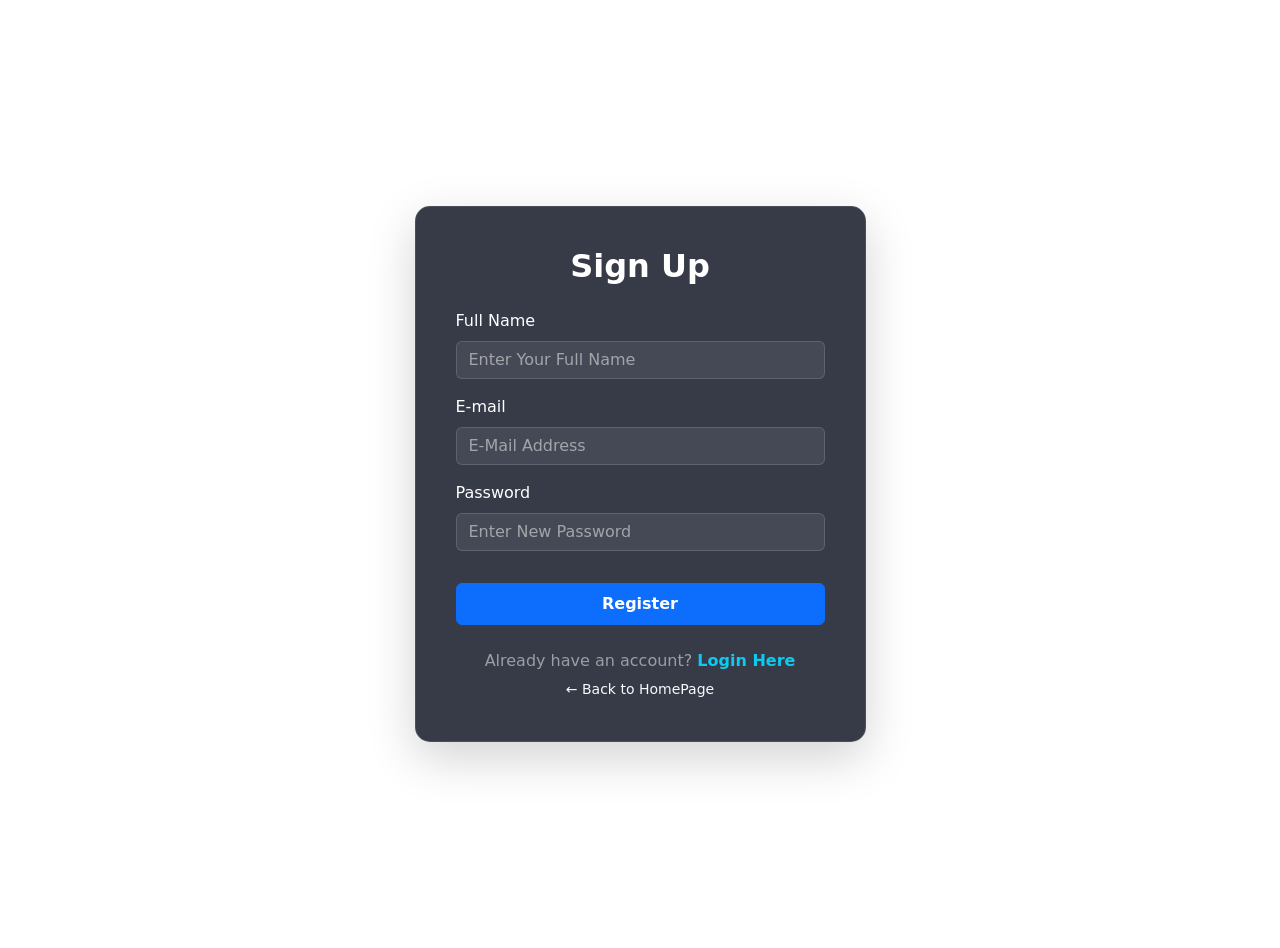
<file: signup.html>
<!DOCTYPE html>
<html lang="si">
<head>
  <meta charset="UTF-8">
  <meta name="viewport" content="width=device-width, initial-scale=1.0">
  <title>Sign Up - Register</title>
  
  <link href="https://cdn.jsdelivr.net/npm/bootstrap@5.3.3/dist/css/bootstrap.min.css" rel="stylesheet">
  
  <style>
    .glass-card {
      background: rgba(20, 25, 40, 0.85);
      backdrop-filter: blur(10px);
      border: 1px solid rgba(255, 255, 255, 0.1);
      border-radius: 15px;
    }

    .form-control {
      background-color: rgba(255, 255, 255, 0.07);
      border: 1px solid rgba(255, 255, 255, 0.2);
      color: #fff;
    }

    .form-control:focus {
      background-color: rgba(255, 255, 255, 0.12);
      border-color: #0d6efd;
      color: #fff;
      box-shadow: 0 0 10px rgba(13, 110, 253, 0.5);
    }

    .form-control::placeholder {
      color: rgba(255, 255, 255, 0.5);
    }
  </style>
</head>
<body class="d-flex align-items-center min-vh-100 my-4">

  <div class="container">
    <div class="row justify-content-center">
      <div class="col-12 col-md-6 col-lg-5">
        
        <div class="card glass-card text-white shadow-lg p-4">
          <div class="card-body">
            <h2 class="card-title text-center mb-4 fw-bold">Sign Up</h2>
            
            <form id="signupForm" action="#" method="POST">
              <div class="mb-3">
                <label for="fullname" class="form-label">Full Name</label>
                <input type="text" class="form-control" id="fullname" required placeholder="Enter Your Full Name">
              </div>

              <div class="mb-3">
                <label for="email" class="form-label">E-mail</label>
                <input type="email" class="form-control" id="email" required placeholder="E-Mail Address">
              </div>

              <div class="mb-3">
                <label for="password" class="form-label">Password</label>
                <input type="password" class="form-control" id="password" required placeholder="Enter New Password">
              </div>

              <button type="submit" class="btn btn-primary w-100 mt-3 py-2 fw-semibold">Register</button>
            </form>

            <div class="switch-link text-center mt-4">
              <p class="mb-1 text-white-50">Already have an account? <a href="login.html" class="text-info text-decoration-none fw-semibold">Login Here</a></p>
              <p class="mb-0"><a href="index.html" class="text-light text-decoration-none small">← Back to HomePage</a></p>
            </div>
          </div>
        </div>

      </div>
    </div>
  </div>

  <script src="https://cdn.jsdelivr.net/npm/bootstrap@5.3.3/dist/js/bootstrap.bundle.min.js"></script>

  <script>
    document.getElementById('signupForm').addEventListener('submit', async function(e) {
      e.preventDefault();

      const fullname = document.getElementById('fullname').value;
      const email = document.getElementById('email').value;
      const password = document.getElementById('password').value;

      const formData = new FormData();
      formData.append('fullname', fullname);
      formData.append('email', email);
      formData.append('password', password);

      // Store username locally so it carries over to live page
      localStorage.setItem('username', fullname);

      try {
        const response = await fetch('signup.php', {
          method: 'POST',
          body: formData
        });

        const data = await response.json();

        if (data.status === 'success') {
          alert('Registration Successful! Redirecting...');
          window.location.href = 'login.html';
        } else {
          alert(data.message || 'Registration completed.');
          window.location.href = 'login.html';
        }
      } catch (error) {
        console.error('Error:', error);
        alert('Registration saved! Redirecting to login...');
        window.location.href = 'login.html';
      }
    });
  </script>
</body>
</html>
</file>
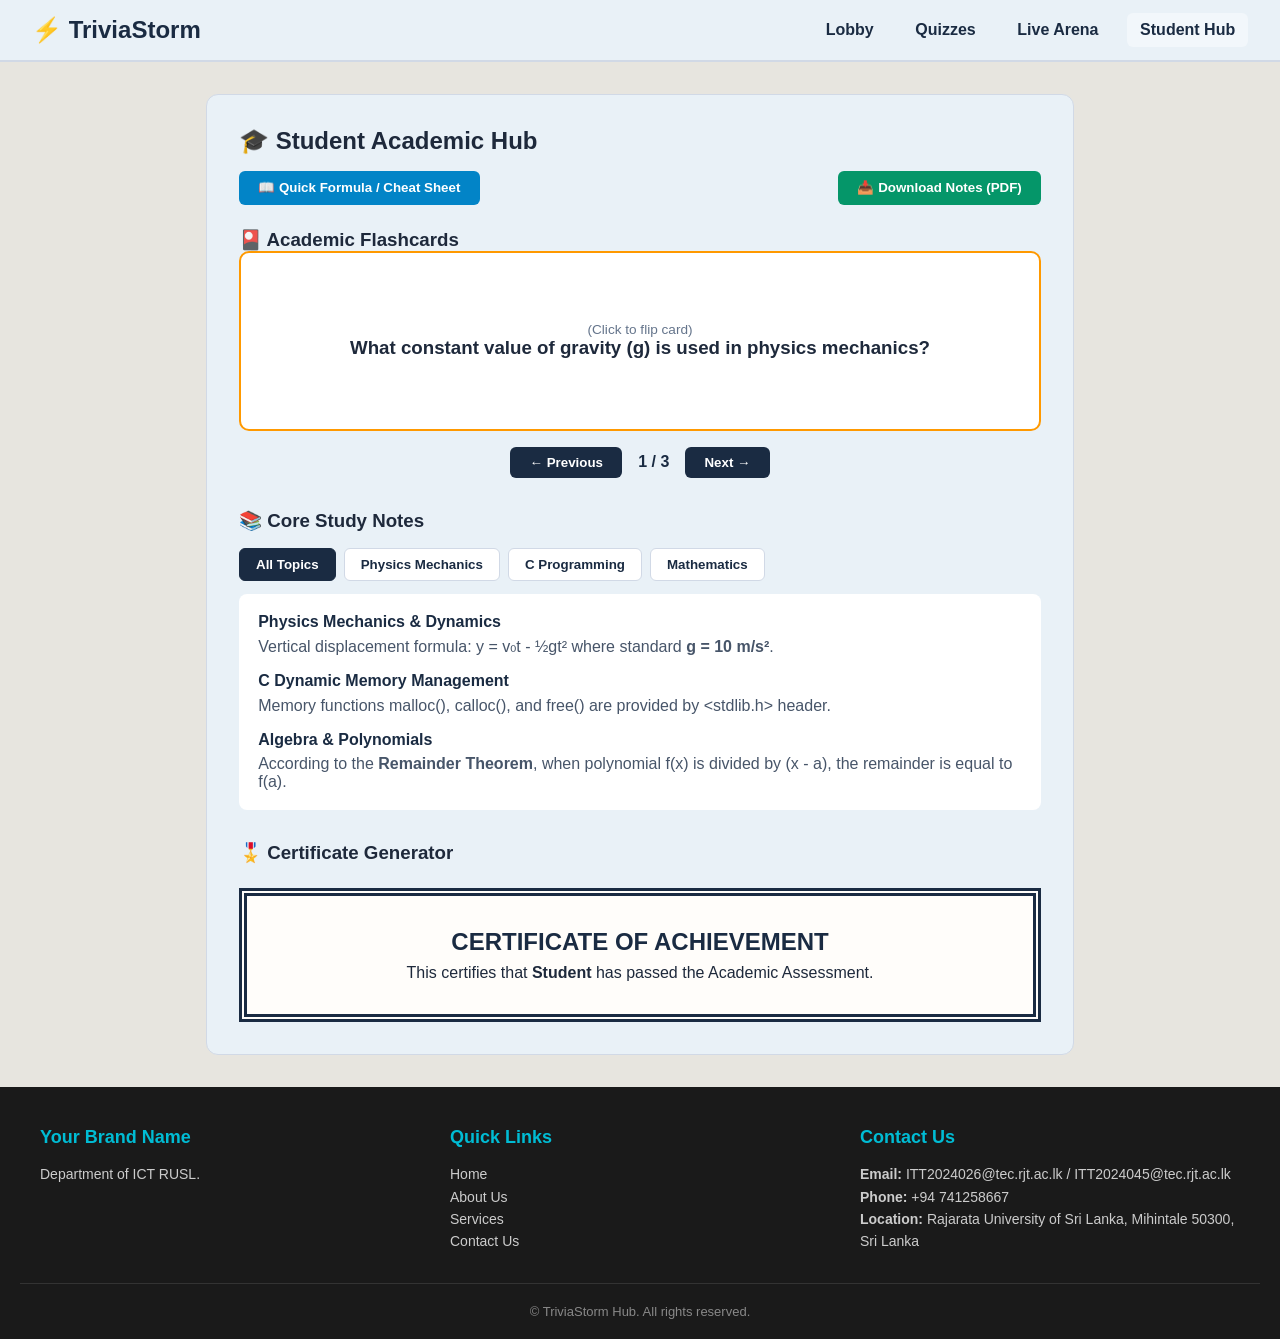
<file: student_hub.html>
<!DOCTYPE html>
<html lang="en">
<head>
    <meta charset="UTF-8">
    <meta name="viewport" content="width=device-width, initial-scale=1.0">
    <title>TriviaStorm - Student Hub</title>
    <link rel="stylesheet" href="footer.css">
    <style>
        :root {
            --primary-color: #1a2b42;
            --accent-color: #ff9900;
            --bg-color: #E7E5DF;
            --card-bg: #E9F1F7;
            --border-color: #d1d9e6;
            --text-color: #1e293b;
            --footer-bg: #e2e8f0;
        }
        * { box-sizing: border-box; margin: 0; padding: 0; font-family: 'Segoe UI', sans-serif; }
        body { background-color: var(--bg-color); color: var(--text-color); display: flex; flex-direction: column; min-height: 100vh; }
        header { background-color: var(--card-bg); border-bottom: 2px solid var(--border-color); padding: 0.8rem 2rem; display: flex; justify-content: space-between; align-items: center; }
        .brand-name { font-size: 1.5rem; font-weight: 800; color: var(--primary-color); text-decoration: none; }
        nav { display: flex; gap: 1rem; align-items: center; }
        nav a { text-decoration: none; color: var(--primary-color); font-weight: 600; padding: 0.5rem 0.8rem; border-radius: 6px; }
        nav a:hover, nav a.active { background-color: rgba(255,255,255,0.4); }
        main { flex: 1; max-width: 900px; width: 100%; margin: 2rem auto; padding: 0 1rem; }
        .card { background: var(--card-bg); border-radius: 12px; padding: 2rem; border: 1px solid var(--border-color); }
        
        /* Flashcard Styles */
        .flashcard-container { display: flex; flex-direction: column; align-items: center; gap: 1rem; }
        .flashcard { background: white; width: 100%; padding: 2rem; border-radius: 10px; border: 2px solid var(--accent-color); text-align: center; cursor: pointer; min-height: 180px; display: flex; flex-direction: column; justify-content: center; position: relative; transition: transform 0.2s; }
        .flashcard:active { transform: scale(0.99); }
        .fc-controls { display: flex; gap: 1rem; align-items: center; justify-content: center; width: 100%; }
        .btn-fc { background: var(--primary-color); color: white; border: none; padding: 0.5rem 1.2rem; border-radius: 6px; cursor: pointer; font-weight: bold; }
        
        /* Filter Tabs */
        .tab-group { display: flex; gap: 0.5rem; margin-top: 1rem; flex-wrap: wrap; }
        .tab-btn { padding: 0.5rem 1rem; border: 1px solid var(--border-color); background: white; border-radius: 6px; cursor: pointer; font-weight: 600; color: var(--primary-color); }
        .tab-btn.active { background: var(--primary-color); color: white; border-color: var(--primary-color); }
        
        /* Action Bar */
        .action-bar { display: flex; justify-content: space-between; gap: 1rem; margin-top: 1rem; flex-wrap: wrap; }
        .btn-action { padding: 0.6rem 1.2rem; border-radius: 6px; border: none; font-weight: bold; cursor: pointer; text-decoration: none; display: inline-flex; align-items: center; gap: 0.5rem; }
        .btn-cheat { background: #0284c7; color: white; }
        .btn-pdf { background: #059669; color: white; }

        /* Modal Popup */
        .modal-overlay { display: none; position: fixed; top: 0; left: 0; width: 100%; height: 100%; background: rgba(0,0,0,0.5); justify-content: center; align-items: center; z-index: 1000; }
        .modal-body { background: white; padding: 2rem; border-radius: 12px; max-width: 600px; width: 90%; max-height: 80vh; overflow-y: auto; }

        .cert { border: 8px double var(--primary-color); padding: 2rem; background: #fffdfa; text-align: center; margin-top: 1.5rem; }
    </style>
</head>
<body>
    <header>
        <a href="index.html" class="brand-name">⚡ TriviaStorm</a>
        <nav>
            <a href="index.html">Lobby</a>
            <a href="quiz.html">Quizzes</a>
            <a href="live.html">Live Arena</a>
            <a href="student_hub.html" class="active">Student Hub</a>
        </nav>
    </header>

    <main>
        <div class="card" id="printableArea">
            <h2>🎓 Student Academic Hub</h2>
            
            <!-- Quick Tools -->
            <div class="action-bar">
                <button class="btn-action btn-cheat" onclick="openModal()">📖 Quick Formula / Cheat Sheet</button>
                <button class="btn-action btn-pdf" onclick="window.print()">📥 Download Notes (PDF)</button>
            </div>

            <!-- Flashcards -->
            <h3 style="margin-top: 1.5rem;">🎴 Academic Flashcards</h3>
            <div class="flashcard-container">
                <div class="flashcard" onclick="toggleFC()">
                    <p style="font-size:0.85rem; color:#64748b;">(Click to flip card)</p>
                    <h3 id="fcQuestion">Loading cards...</h3>
                    <p id="fcAnswer" style="display:none; color: #059669; font-weight: bold; margin-top: 0.8rem;"></p>
                </div>
                <div class="fc-controls">
                    <button class="btn-fc" onclick="prevFC()">&larr; Previous</button>
                    <span id="fcTracker" style="font-weight: bold; color: var(--primary-color);">0 / 0</span>
                    <button class="btn-fc" onclick="nextFC()">Next &rarr;</button>
                </div>
            </div>

            <!-- Notes with Category Filter -->
            <h3 style="margin-top: 2rem;">📚 Core Study Notes</h3>
            <div class="tab-group">
                <button class="tab-btn active" onclick="filterNotes('all', this)">All Topics</button>
                <button class="tab-btn" onclick="filterNotes('physics', this)">Physics Mechanics</button>
                <button class="tab-btn" onclick="filterNotes('cprog', this)">C Programming</button>
                <button class="tab-btn" onclick="filterNotes('math', this)">Mathematics</button>
            </div>

            <div style="background: white; padding: 1.2rem; border-radius: 8px; margin-top: 0.8rem;">
                <div class="note-item physics">
                    <h4 style="color: var(--primary-color);">Physics Mechanics & Dynamics</h4>
                    <p style="color:#475569; margin-top:0.4rem;">Vertical displacement formula: <code>y = v₀t - ½gt²</code> where standard <strong>g = 10 m/s²</strong>.</p>
                </div>

                <div class="note-item cprog" style="margin-top:1rem;">
                    <h4 style="color: var(--primary-color);">C Dynamic Memory Management</h4>
                    <p style="color:#475569; margin-top:0.4rem;">Memory functions <code>malloc()</code>, <code>calloc()</code>, and <code>free()</code> are provided by <code>&lt;stdlib.h&gt;</code> header.</p>
                </div>

                <div class="note-item math" style="margin-top:1rem;">
                    <h4 style="color: var(--primary-color);">Algebra & Polynomials</h4>
                    <p style="color:#475569; margin-top:0.4rem;">According to the <strong>Remainder Theorem</strong>, when polynomial f(x) is divided by (x - a), the remainder is equal to f(a).</p>
                </div>
            </div>

            <!-- Certificate Section -->
            <h3 style="margin-top: 2rem;">🎖️ Certificate Generator</h3>
            <div class="cert">
                <h2 style="color:var(--primary-color);">CERTIFICATE OF ACHIEVEMENT</h2>
                <p style="margin-top:0.5rem;">This certifies that <strong id="certUser">Student Name</strong> has passed the Academic Assessment.</p>
            </div>
        </div>
    </main>

    <!-- Formula / Cheat Sheet Modal Popup -->
    <div class="modal-overlay" id="formulaModal">
        <div class="modal-body">
            <h2 style="color: var(--primary-color); margin-bottom: 1rem;">📐 Formula Cheat Sheet</h2>
            <ul style="line-height: 1.8; padding-left: 1.2rem; color: #334155;">
                <li><strong>Gravity Acceleration:</strong> g = 10 m/s²</li>
                <li><strong>Rotational Motion:</strong> v = r × ω</li>
                <li><strong>Centripetal Acceleration:</strong> a = v² / r</li>
                <li><strong>Quadratic Formula:</strong> x = (-b ± √(b² - 4ac)) / (2a)</li>
                <li><strong>C Pointer Dereference:</strong> *ptr (Access value stored at address)</li>
            </ul>
            <button class="btn-fc" style="margin-top: 1.5rem; width: 100%;" onclick="closeModal()">Close Cheat Sheet</button>
        </div>
    </div>

    <footer class="site-footer">
        <link rel="stylesheet" href="footer.css">
        <div class="footer-container">
            <div class="footer-section about">
                <h3>Your Brand Name</h3>
                <p>Department of ICT RUSL.</p>
            </div>

            <div class="footer-section links">
                <h3>Quick Links</h3>
                <ul>
                    <li><a href="#home">Home</a></li>
                    <li><a href="#about">About Us</a></li>
                    <li><a href="#services">Services</a></li>
                    <li><a href="#contact">Contact Us</a></li>
                </ul>
            </div>

            <div class="footer-section contact">
                <h3>Contact Us</h3>
                <p><strong>Email:</strong> ITT2024026@tec.rjt.ac.lk / ITT2024045@tec.rjt.ac.lk</p>
                <p><strong>Phone:</strong> +94 741258667</p>
                <p><strong>Location:</strong> Rajarata University of Sri Lanka, Mihintale 50300, Sri Lanka</p>
            </div>
        </div>

        <div class="footer-bottom">
            <p>&copy; TriviaStorm Hub. All rights reserved.</p>
        </div>
    </footer>

    <script>
        let flashcards = [];
        let currentFC = 0;

        // Load logged in username and fetch Flashcards from DB on Page Load
        document.addEventListener('DOMContentLoaded', () => {
            const savedUsername = localStorage.getItem('username') || 'Student';
            const certUser = document.getElementById('certUser');
            if (certUser) certUser.textContent = savedUsername;

            fetchFlashcards();
        });

        // Fetch Flashcards dynamically from MySQL Database via PHP
        async function fetchFlashcards() {
            try {
                const response = await fetch('get_flashcards.php');
                const data = await response.json();

                if (Array.isArray(data) && data.length > 0) {
                    flashcards = data;
                    currentFC = 0;
                    updateFlashcard();
                } else {
                    document.getElementById('fcQuestion').textContent = "No flashcards found in Database.";
                }
            } catch (error) {
                console.error("Error fetching flashcards:", error);
                // Fallback default cards if database connection/fetch fails
                flashcards = [
                    { question: "What constant value of gravity (g) is used in physics mechanics?", answer: "Always use g = 10 m/s² for calculations." },
                    { question: "Which C header file is required for dynamic memory functions?", answer: "<stdlib.h> header file." },
                    { question: "What is the remainder when polynomial f(x) is divided by (x - a)?", answer: "The remainder is equal to f(a)." }
                ];
                updateFlashcard();
            }
        }

        function updateFlashcard() {
            if (flashcards.length === 0) return;

            const card = flashcards[currentFC];
            document.getElementById('fcQuestion').textContent = card.question || card.q;
            document.getElementById('fcAnswer').textContent = card.answer || card.a;
            document.getElementById('fcAnswer').style.display = 'none';
            document.getElementById('fcTracker').textContent = `${currentFC + 1} / ${flashcards.length}`;
        }

        function toggleFC() {
            if (flashcards.length === 0) return;
            const a = document.getElementById('fcAnswer');
            a.style.display = a.style.display === 'none' ? 'block' : 'none';
        }

        function nextFC() {
            if (flashcards.length === 0) return;
            currentFC = (currentFC + 1) % flashcards.length;
            updateFlashcard();
        }

        function prevFC() {
            if (flashcards.length === 0) return;
            currentFC = (currentFC - 1 + flashcards.length) % flashcards.length;
            updateFlashcard();
        }

        // Category Filter Logic
        function filterNotes(category, btn) {
            document.querySelectorAll('.tab-btn').forEach(b => b.classList.remove('active'));
            btn.classList.add('active');

            const items = document.querySelectorAll('.note-item');
            items.forEach(item => {
                if (category === 'all' || item.classList.contains(category)) {
                    item.style.display = 'block';
                } else {
                    item.style.display = 'none';
                }
            });
        }

        // Cheat Sheet Modal Logic
        function openModal() {
            document.getElementById('formulaModal').style.display = 'flex';
        }

        function closeModal() {
            document.getElementById('formulaModal').style.display = 'none';
        }
    </script>
</body>
</html>
</file>
<file: footer.css>
.site-footer {
  background-color: #1a1a1a;
  color: #ffffff;
  padding: 40px 20px 20px;
  font-family: Arial, sans-serif;
}

.footer-container {
  max-width: 1200px;
  margin: 0 auto;
  display: flex;
  flex-wrap: wrap;
  justify-content: space-between;
  gap: 30px;
}

.footer-section {
  flex: 1;
  min-width: 250px;
}

.footer-section h3 {
  font-size: 18px;
  margin-bottom: 15px;
  color: #00bcd4; /* Accent color */
}

.footer-section p, 
.footer-section li {
  font-size: 14px;
  line-height: 1.6;
  color: #ccc;
}

.footer-section ul {
  list-style: none;
  padding: 0;
}

.footer-section ul li a {
  color: #ccc;
  text-decoration: none;
  transition: color 0.3s;
}

.footer-section ul li a:hover {
  color: #00bcd4;
}

.footer-bottom {
  text-align: center;
  margin-top: 30px;
  padding-top: 20px;
  border-top: 1px solid #333;
  font-size: 13px;
  color: #888;
}
</file>
